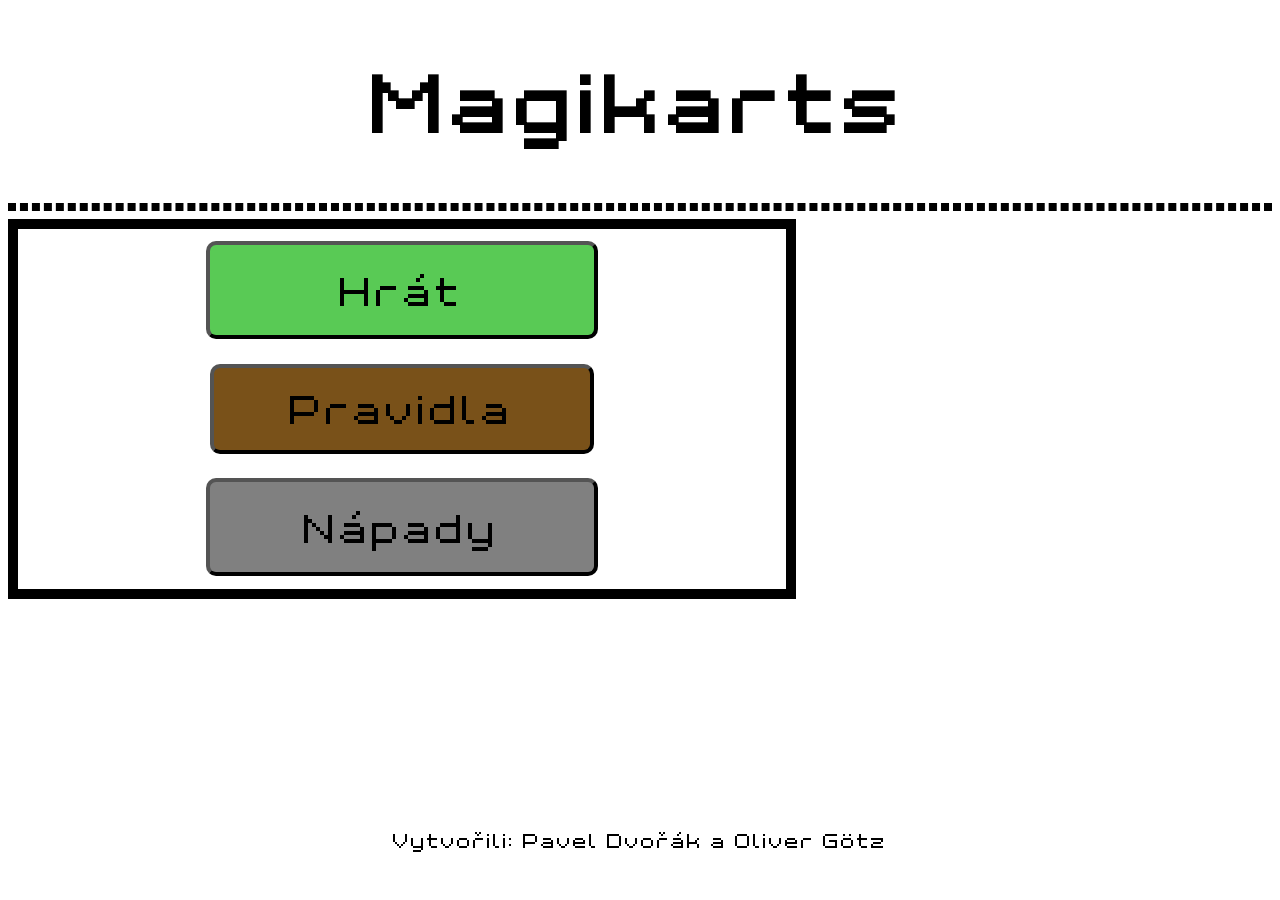
<file: index.html>
<!DOCTYPE html>
<html lang="cs">
    <head>
        <link rel="stylesheet" href="index.css">
        <meta charset="UTF-8">
        <meta name="viewport" content="width=device-width, initial-scale=1.0">
        <title>Magikarts -> Úvod</title>
        <link rel="icon" type="image/gif" href="./Obrazky/logo.png">
        <script type = "text/javascript" src="index.js"></script>
    </head>
    <body>
        <header>
            <h1>Magikarts</h1>
        </header>
        <hr>
        <section>
            <div id="tabulka_pravidel"><button id="krizek">Zavřít</button>
                <p>
                <span>PRAVIDLA:</span>
                -------------------
                Maximální počet vyložených karet je 4
                Hráč má maximálně 5 karet
                Hráč i protihráč mají maximálně 4 spelly v inventáři
                Nasbírej co nejvíce bodů a vyhraj tak hru
                Každá postava kromě kouzel má: HP, DMG, BODY, SEF, CLS
                ---------------------
                HP  =             životy karty: kolik má karta životů, při HP &lt;= 0 = karta mizí a připisují se body protihráči
                DMG =             útok: kolik životů karta ubere jiné
                BODY =            body karty: poražení karty s větším množstvím bodů znamená více bodů pro výhru hry
                SPECIAL EFFECTS = speciální efekty: jed, oheň
                CLASS =           typ jednotky: Mage, Light, Heavy, Spell (Mage > Heavy > Light > Mage)


                <span>FÁZE KOLA:</span>
                -------------------
                Každé kolo má hráč 3 možné tahy (minimálně jeden musí zahrát)
                Každá akce (líznutí karty, vyložení karty, útok, léčení) odebírá 1 tah
                Efekty (oheň, jed) neubírájí body.
                1. Hráč obdrží 3 tahy, provede akci
                2. Využijí se protihráčovy spelly
                3. Soupeř obdrží 3 tahy a provede akci
                4. Využijí se hráčovy spelly

                <span>PRŮBĚH HRY:</span>
                ---------------------
                Hra má 10 kol, v každém se provedou 4 fáze
                Za zabití karet protivníka hráč obdrží jejich body
                Za zabití karet hráče protivník obdrží jejich body
                Po 10. kole hra končí, automaticky vyhrává hráč s vyššími body
                </p>
            </div>
            <a id="hrat" href="lehke.html">Hrát</a>
            <button id="pravidla" title="Pravidla hry">Pravidla</button>
            <a id="napady" href="./napady.html" title="Máš nějaký zajímavý nápad co přidat do hry? Nebo něco, co se ti naopak nelíbí? Dej vědět :D">Nápady</a>
        </section>
        <footer>Vytvořili: Pavel Dvořák a Oliver Götz</footer>
    </body>
</html>
</file>
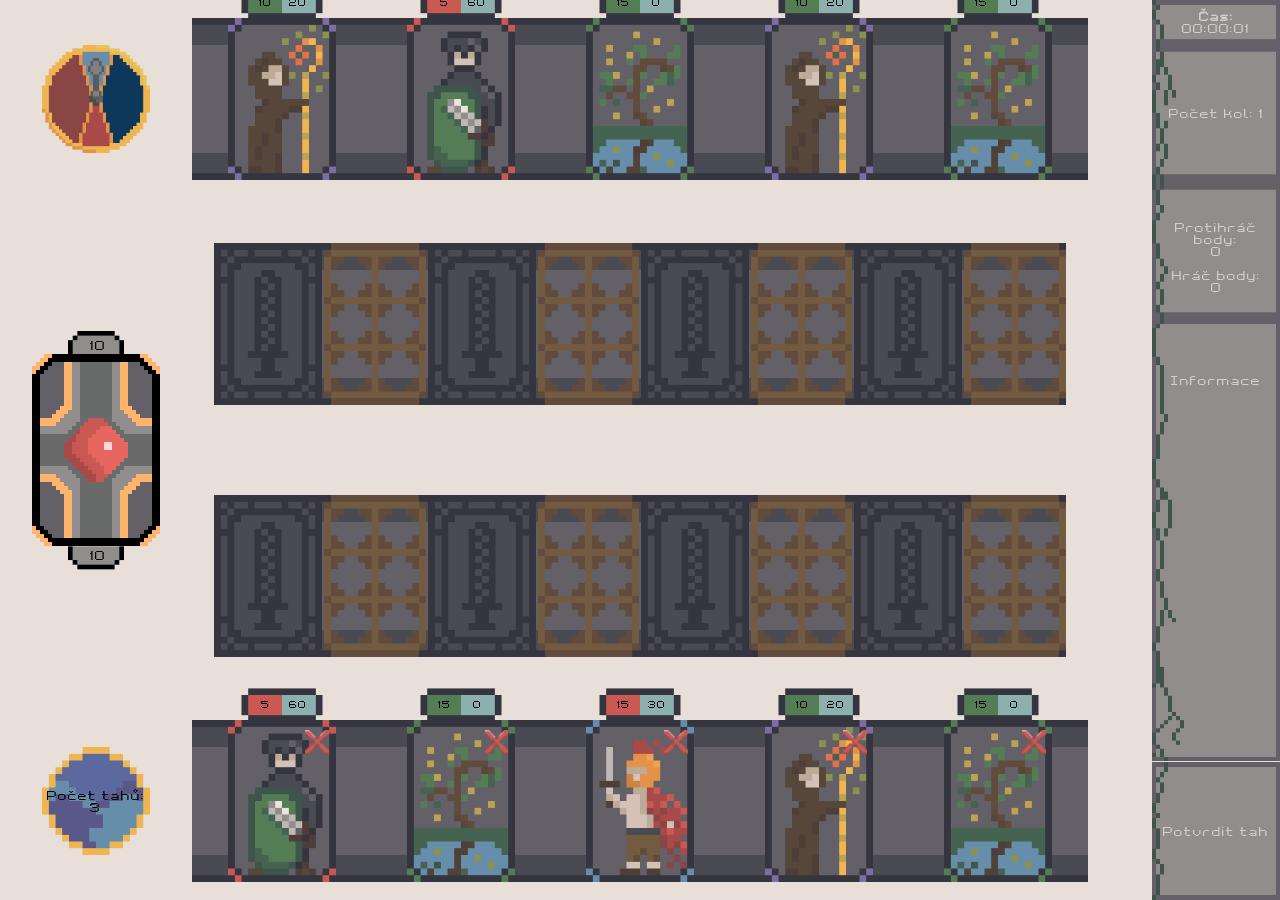
<file: lehke.html>
<!Doctype html>
<html lang="cs">
<head>
    <link rel="stylesheet" href="lehke.css">
    <script type="text/javascript" src="karty_objekty.js"></script>
    <script type="text/javascript" src="lehke.js"></script>
    
    <meta charset="UTF-8">
    <meta name="viewport" content="width=device-width, initial-scale=1.0">
    <title>MagiKarts -> Hra</title>
    <link rel="icon" type="image/gif" href="./Obrazky/logo.png">
    
</head>
<body>
    <div id="leva_strana">
        <div id="faze_kola">
            <img id="hodinova_rucicka" src="./Obrazky/hodinova_rucicka.png">
            <img id="hodiny_faze" src="./Obrazky/hodiny.png">
        </div>
        <div id="container_protihrac_pocitadlo_karet">
            <div id="pocitadlo_protihrac_text"></div>
            <img src ="./Obrazky/pocitadlo.png"  id="protihrac_pocitadlo_karet">
        </div>
        <div id="obal_pridavani_karet" style="position: relative; display: inline-block;">
            <img id="pridavani_karet" src="./Obrazky/pridavani_karet.png" alt="pridavani_karet_obrazek" onclick="pridani_karty('hrac')">
        </div>
        <div id="container_hrac_pocitadlo_karet">
            <img id="hrac_pocitadlo_karet" src ="./Obrazky/pocitadlo.png">
            <div id="pocitadlo_hrac_text"></div>
        </div>
        <div id="container_ukazatel_tahu">
            <img id = "pocet_tahu" src="./Obrazky/pocet_tahu-export.png">
            <span id="text_ukazatel_tahu">Počet tahů: <br>3</span>
        </div>
    </div>
    

    <div id="herni_pole">

<div id="protihracovy_karty">
</div>

<div id="pole_vykladani_protihrace">
<div id="protihrac_pole_karta1" class="protivnik_prazdne_misto"></div>
<div id="protihrac_pole_karta1_ability"  class="protihrac_misto_abilitky"></div>
<div id="protihrac_pole_karta2" class="protivnik_prazdne_misto"></div>
<div id="protihrac_pole_karta2_ability"  class="protihrac_misto_abilitky"></div>
<div id="protihrac_pole_karta3" class="protivnik_prazdne_misto"></div>
<div id="protihrac_pole_karta3_ability"  class="protihrac_misto_abilitky"></div>
<div id="protihrac_pole_karta4" class="protivnik_prazdne_misto"></div>
<div id="protihrac_pole_karta4_ability"  class="protihrac_misto_abilitky"></div>
</div>

<div id="pole_vykladani_hrace">
<div id="hrac_pole_karta1" class="prazdne_misto"></div>
<div id="hrac_pole_karta1_ability" class="hrac_misto_abilitky"></div>
<div id="hrac_pole_karta2" class="prazdne_misto"></div>
<div id="hrac_pole_karta2_ability" class="hrac_misto_abilitky"></div>
<div id="hrac_pole_karta3" class="prazdne_misto"></div>
<div id="hrac_pole_karta3_ability" class="hrac_misto_abilitky"></div>
<div id="hrac_pole_karta4" class="prazdne_misto"></div>
<div id="hrac_pole_karta4_ability" class="hrac_misto_abilitky"></div>
</div>

<div id="hracovy_karty">
</div>

    </div>
        

<div id="informacni_okno">
<div id = "hodiny">
    <b>Čas:</b>
    <div id = "stopky" src = "cas.js">00:00:00</div>    
</div>

<div id = "kola"></div>

<div id = "body">
    <br>
    Protihráč body: <span id="protihrac_body">0</span>
    <br>
    Hráč body: <span id="hrac_body">0</span> 
</div>

<div id = informace>Informace</div>

<div id="konecTahu" onclick="potvrzeni_tahu()">Potvrdit tah</div>
</div>
</body>
</html>
</file>
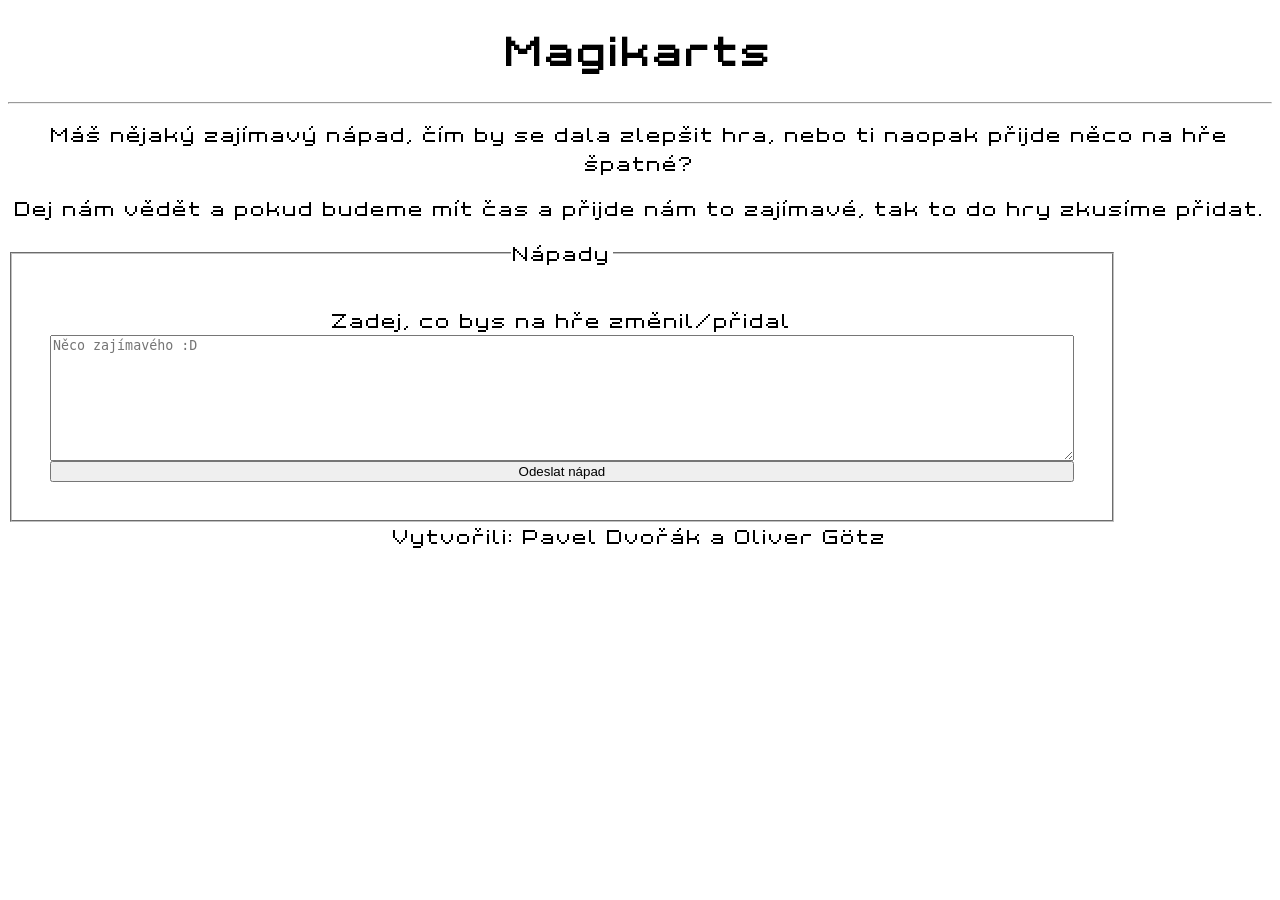
<file: napady.html>
<!DOCTYPE html>
<html lang="cs">
    <head>
        <link rel="stylesheet" href="napady.css">
        <meta charset="UTF-8">
        <meta name="viewport" content="width=device-width, initial-scale=1.0">
        <title>Magikarts -> Nápady</title>
        <link rel="icon" type="image/gif" href="./Obrazky/logo.png">
    </head>
    <body>
        <header>
            <h1>Magikarts</h1>
        </header>

        <hr>

        <section>
            <p>Máš nějaký zajímavý nápad, čím by se dala zlepšit hra, nebo ti naopak přijde něco na hře špatné?</p>
            <p>Dej nám vědět a pokud budeme mít čas a přijde nám to zajímavé, tak to do hry zkusíme přidat.</p>
            <form action="zpracuj_napad.php" method="POST">
                <fieldset>
                    <legend>Nápady</legend>
                    <label for="napad_pole">Zadej, co bys na hře změnil/přidal</label>
                    <textarea id="napad_pole" name="napad_pole" placeholder="Něco zajímavého :D" required maxlength="1000" rows="8"></textarea>

                    <input type="text" name="website" style="display:none" tabindex="-1" autocomplete="off">

                    <button type="submit">Odeslat nápad</button>
                </fieldset>
            </form>
        </section>

        <footer>Vytvořili: Pavel Dvořák a Oliver Götz</footer>
    </body>
</html>
</file>
<file: index.css>
@font-face {
    font-family: pixel_font;
    src: url("./fonts/grixel_kyrou_7_wide/Kyrou\ 7\ Wide\ Xtnd.ttf");
}

body{
    font-family:pixel_font;
}
header h1{
    font-size:400%;
    text-align: center;
}
hr{
    border: 4px dashed rgb(0, 0, 0);
}

section{
    display:flex;
    height: 40vh;
    width:60vw;
    place-self:center;
    justify-content:space-around;
    flex-direction:column;
    align-items: center;
    border:10px solid;
}

footer{
    text-align: center;
    position:absolute;
    bottom:5vh;
    left:50%;
    transform: translate(-50%);
}

/* --- ZELENÉ TLAČÍTKO S ODLESKEM --- */
#hrat{
    position: relative;        /* Nutné pro správné umístění odlesku */
    overflow: hidden;          /* Ořízne odlesk mimo rámeček tlačítka */
    color:black;
    text-decoration: none;
    border:4px outset black;
    border-radius: 10px;
    height: 10vh;
    width: 30vw;
    text-align: center;
    font-size:200%;
    background-color:rgb(89, 202, 85);
    cursor: pointer;
}

/* Bílý pruh odlesku */
#hrat::after{
    content: '';
    position: absolute;
    top: 0;
    left: -150%;
    width: 100%;
    height: 100%;
    background: linear-gradient(
        90deg,
        transparent,
        rgba(255, 255, 255, 0.4),
        transparent
    );
    transform: skewX(-25deg);
    transition: left 0.75s ease-in-out;
}

#hrat:hover{
    background-color:rgb(40, 130, 37);
}

/* Posun odlesku při najetí myší */
#hrat:hover::after{
    left: 150%;
}
/* --------------------------------- */

#pravidla{
    color:black;
    text-decoration: none;
    border:4px outset rgb(0, 0, 0);
    border-radius: 10px;
    height: 10vh;
    width: 30vw;
    text-align: center;
    font-size:200%;
    background-color:rgb(121, 81, 25);
    font-family:pixel_font;
    cursor:pointer;
    overflow: hidden;  
    position: relative;
}

#pravidla:hover{
    background-color:rgb(99, 63, 13);
}

#pravidla::after{
    content: '';
    position: absolute;
    top: 0;
    left: -150%;
    width: 100%;
    height: 100%;
    background: linear-gradient(
        90deg,
        transparent,
        rgba(255, 255, 255, 0.4),
        transparent
    );
    transform: skewX(-25deg);
    transition: left 0.75s ease-in-out;
}

#pravidla:hover::after{
    left: 150%;
}
#napady{
    color:black;
    text-decoration: none;
    border:4px outset black;
    border-radius: 10px;
    height: 10vh;
    width: 30vw;
    text-align: center;
    font-size:200%;
    background-color:gray;
    cursor:pointer;
    position:relative;
    overflow:hidden;
}

#napady:after{
    content: '';
    position: absolute;
    top: 0;
    left: -150%;
    width: 100%;
    height: 100%;
    background: linear-gradient(
        90deg,
        transparent,
        rgba(255, 255, 255, 0.4),
        transparent
    );
    transform: skewX(-25deg);
    transition: left 0.75s ease-in-out;
}

#napady:hover{
    background-color:rgb(103, 102, 102);
}

#napady:hover::after{
    left: 150%;
}

section a, section button{
    display:flex;
    justify-content:center;
    align-items: center;
}

#tabulka_pravidel{
    width:70vw;
    max-height: 100%;
    aspect-ratio: 3/2;
    height:auto;
    background-image: radial-gradient(circle, rgba(102, 61, 0, 0.9), rgba(61, 43, 0, 0.9));
    position:absolute;
    margin:0;
    padding:10px;
    border-radius:30px;
    display:none;
    font-size:clamp(8px,1vw,2rem);
    z-index: 1;
    overflow-y: auto;
    overflow-x:hidden;
    border:5px double;
}

#krizek{
text-align: center;
cursor: pointer;
width:40vw;
height: 3vh;
height: auto;
place-self:center;
position: fixed;
border-radius: 5px;
background-color:rgb(115, 115, 115);
}

#krizek:hover{
    background-color:rgb(100, 100, 100)
}

#tabulka_pravidel p{
    white-space: pre-line;
}

p span{
    font-size:1.5em;
}
</file>
<file: lehke.css>
/* =========================================
   1. ZÁKLADNÍ NASTAVENÍ A FONTY
   ========================================= */
@font-face {
    font-family: pixel_font;
    src: url("./fonts/grixel_kyrou_7_wide/Kyrou\ 7\ Wide\ Xtnd.ttf");
}

*, *::before, *::after {
    box-sizing: border-box;
    margin: 0; 
    padding: 0;
    -webkit-tap-highlight-color: transparent; /* Odstraní modré bliknutí při klepnutí */
    user-select: none;                         /* Zruší modré označení textu a obrázků */
    -webkit-user-select: none;
}

html, body {
    height: 100dvh; /* Změněno na dvh kvůli spodní liště */
    width: 100vw;
    overflow: hidden; 
}

img, .karty, .protihrac_karty, .clickable, .krizek, .zruseni_tahu {
    -webkit-tap-highlight-color: transparent !important; /* Zruší modré probliknutí při klepnutí */
    -webkit-touch-callout: none !important;              /* Zruší vyskakovací menu při dlouhém podržení prstu */
    -webkit-user-select: none !important;                /* Zabrání označení obrázku (jako když označuješ text) */
    user-select: none !important;
    -moz-user-select: none !important;
}


body {
    font-family: pixel_font;
    font-size: 50%;
    text-align: center;
    display: grid;
    grid-template-columns: clamp(65px, 15%, 250px) 1fr clamp(65px, 15%, 250px);
    background-color: #d4c2b683;
}

/* =========================================
   2. STŘEDNÍ HERNÍ POLE (#herni_pole)
   ========================================= */
#herni_pole {
    width: 100%;
    height: 100dvh; /* Změněno na dvh */
    display: grid;
    grid-template-rows: 22dvh 1fr 1fr 22dvh; /* Změněno na dvh */
    justify-items: center;
    align-items: center;
    padding: 0;
}

#protihracovy_karty { grid-row: 1; }
#pole_vykladani_protihrace { grid-row: 2; }
#pole_vykladani_hrace { grid-row: 3; }
#hracovy_karty { grid-row: 4; }

#protihracovy_karty, #hracovy_karty,
#pole_vykladani_protihrace, #pole_vykladani_hrace {
    display: grid;
    justify-items: center;
    align-items: center;
    width: 100%;
    background-image: url("./Obrazky/pozadi.png");
    background-size: contain;
}

#pole_vykladani_protihrace, #pole_vykladani_hrace {
    margin: 10px 0;
}

/* Výška odpovídá přesně kartě + min-height chrání pozadí před zmizením */
#protihracovy_karty, #hracovy_karty {
    grid-template-columns: repeat(5, 1fr);
    gap: 0px; 
    height: clamp(97.5px, 18vw, 18vh);
    min-height: clamp(97.5px, 18vw, 18vh);
}

#pole_vykladani_protihrace, #pole_vykladani_hrace {
    grid-template-columns: repeat(4, 1fr 0.9375fr);
    width: clamp(400px, 95%, 110vh);
    gap: 10px 2px;
    margin-left: auto;
    margin-right: auto;
    background-image: url("./Obrazky/pozadi.png");
    background-size: 100% 100%;
}

/* =========================================
   3. KARTY, PRÁZDNÁ MÍSTA A ABILITY (DESKTOP)
   ========================================= */
.protihrac_karty, .karty {
    width: clamp(65px, 12vw, 18vh * 2 / 3);
    aspect-ratio: 2 / 3;
    height: auto;
    object-fit: contain;
}

.prazdne_misto, .protivnik_prazdne_misto {
    background-image: url("./Obrazky/prazdne_misto.png");
    background-size: cover;
    text-align: center;
    position: relative; 
}

#pole_vykladani_hrace .prazdne_misto,
#pole_vykladani_hrace .karty,
#pole_vykladani_protihrace .protivnik_prazdne_misto,
#pole_vykladani_protihrace .protihrac_karty {
    width: 100%;
    max-width: 100%;
    min-width: 0;
    height: auto;
    aspect-ratio: 2 / 3;
    object-fit: contain;
}

.protihrac_misto_abilitky, .hrac_misto_abilitky {
    display: grid;
    grid-template-columns: 1fr 1fr;
    grid-template-rows: 1fr 1fr 1fr;
    width: 100%;
    max-width: 100%;
    min-width: 0;
    height: auto;
    aspect-ratio: 93.75 / 150;
    background-image: url("./Obrazky/ability_sloupec.png");
    background-size: 100% 100%;
    padding-left:calc(100%/15);
    padding-right:calc(100%/15);
    padding-top:calc(100%/8);
    padding-bottom:calc(100%/8);
    row-gap: calc(100%/22);
    column-gap: calc(100%/15);
}

#finalni_text {
    /* Responsive font, který nepřeteče z horní poloviny */
    font-size: clamp(1.2rem, 3.5vw, 3rem); 
    margin: 0;
    display: flex;
    align-items: center;
    justify-content: center;
    text-align: center;
}

#pokracovat_button {
    width: 60%;
    height: 45%;
    background-color: green;
    color: white;
    border: none;
    border-radius: 5px;
    cursor: pointer;
    /* Vycentrování tlačítka v jeho buňce */
    justify-self: center;
    align-self: center;
    font-size: clamp(0.6rem,3.5vw,3rem);
}

#zpet_button {
    width: 60%;
    height: 45%;
    background-color: rgb(220, 59, 59);
    color: white;
    border: none;
    border-radius: 5px;
    cursor: pointer;
    /* Vycentrování tlačítka v jeho buňce */
    justify-self: center;
    align-self: center;
    font-size: clamp(0.6rem,3.5vw,3rem);
}

#zpet_button:hover{
    background-color: rgb(255, 93, 93);
}

#pokracovat_button:hover{
    background-color:rgb(42, 150, 42);
}

#konec {
    width: 50vw;
    aspect-ratio: 3 / 2;
    background-image: url('./Obrazky/Konec_hry.png');
    background-repeat: no-repeat;
    background-position: center;
    background-size: 100% 100%;
    
    border: none;
    outline: none;
    
    /* Rozdělení na 2 sloupce a 2 stejně vysoké řádky (50% a 50%) */
    display: grid;
    grid-template-columns: 1fr 1fr;
    grid-template-rows: 1fr 1fr;

    position: fixed;
    top: 50%;
    left: 50%;
    z-index: 15;
    
    animation-duration: 2s;
    animation-name: posun;
    animation-timing-function: ease-in-out;
    animation-fill-mode: forwards;
}

/* 1. element: horní polovina */
#konec > *:nth-child(1) {
    grid-column: 1 / -1;
    grid-row: 1;
}

/* 2. element: levá dolní polovina */
#konec > *:nth-child(2) {
    grid-column: 1;
    grid-row: 2;
}

/* 3. element: pravá dolní polovina */
#konec > *:nth-child(3) {
    grid-column: 2;
    grid-row: 2;
}

@keyframes posun {
    0% {
        transform: translate(-50%, calc(-50% - 100vh));
    }
    70% {
        transform: translate(-50%, calc(-50% + 5vh));
    }
    100% {
        transform: translate(-50%, -50%);
    }
}

.ability_class {
    width: 85%; 
    height: 85%;
    place-self: center;
}

#pridavani_karet {
    width: clamp(90px, 10vw, 140px);
    height: auto;
    aspect-ratio: 2 / 3;
    display: block;
    margin: 0 auto;
}
.div_protihrac_karty{
    width:auto;
    height: auto;
    position: relative;
    margin: 0 -15px; 
    transform-origin: bottom center;

}
.vysouvani_karet_protihrace { transition: transform 0.5s; transform: translateY(30px); }
.clickable { cursor: pointer; }

/* =========================================
   4. POŘADÍ KARET V GRIDU (DESKTOP ORDER)
   ========================================= */
#hrac_pole_karta1 { order: 1; }
#hrac_pole_karta1_ability { order: 2; }
#hrac_pole_karta2 { order: 3; }
#hrac_pole_karta2_ability { order: 4; }
#hrac_pole_karta3 { order: 5; }
#hrac_pole_karta3_ability { order: 6; }
#hrac_pole_karta4 { order: 7; }
#hrac_pole_karta4_ability { order: 8; }

#protihrac_pole_karta1 { order: 1; }
#protihrac_pole_karta1_ability { order: 2; }
#protihrac_pole_karta2 { order: 3; }
#protihrac_pole_karta2_ability { order: 4; }
#protihrac_pole_karta3 { order: 5; }
#protihrac_pole_karta3_ability { order: 6; }
#protihrac_pole_karta4 { order: 7; }
#protihrac_pole_karta4_ability { order: 8; }

/* =========================================
   5. PRAVÝ PANEL (#informacni_okno)
   ========================================= */
#informacni_okno {
    display: flex;
    flex-direction: column;
    align-items: flex-end; 
    justify-content: flex-start;
    height: 100dvh; /* Změněno na dvh */
}

#hodiny, #kola, #body, #informace, #konecTahu {
    width: 10vw; 
    background-size: 100% 100%;
    background-repeat: no-repeat;
    display: flex;
    flex-direction: column;
    justify-content: center;
    align-items: center;
    padding: 1vh 0.2vw;
    font-size: clamp(6px, 0.75vw, 12px);
    line-height: 1.25;
    text-align: center;
    word-break: break-word;
    color:rgb(207, 207, 207);
}

#hodiny { height: 5vh; background-image: url("./Obrazky/informace1.png"); }
#kola { height: 16vh; background-image: url("./Obrazky/informace2.png"); }
#body { height: 16vh; background-image: url("./Obrazky/informace3.png"); }
#informace { height: 51vh; background-image: url("./Obrazky/informace4.png"); justify-content: flex-start; padding-top: 6vh; }
#konecTahu { height: 16vh; background-image: url("./Obrazky/informace5.png"); cursor: pointer; }

/* =========================================
   6. LEVÝ PANEL (#leva_strana)
   ========================================= */
#leva_strana {
    display: flex;
    flex-direction: column;
    align-items: center;
    height: 100dvh; /* Změněno na dvh */
    padding: 0;
}

#faze_kola {
    width: clamp(60px, 8.5vw, 110px);
    height: 22vh; 
    margin-bottom: auto; 
    position: relative;
    display: grid;
    place-items: center;
    z-index: 10;
}

#container_ukazatel_tahu {
    width: clamp(60px, 8.5vw, 110px);
    height: 22vh; 
    margin-top: auto; 
    position: relative;
    display: flex;
    justify-content: center;
    align-items: center;
}

#hodiny_faze {
    grid-area: 1 / 1;    
    width: 100%;         
    height: auto;
}

#hodinova_rucicka {
    grid-area: 1 / 1;    
    width: 20%;
    height: auto;
    z-index: 5;
    transform-origin: bottom center; 
    translate: 0 -50%; 
    transition: rotate 0.6s cubic-bezier(0.34, 1.56, 0.64, 1);
}

#container_protihrac_pocitadlo_karet, 
#container_hrac_pocitadlo_karet {
    position: relative;
    display: flex; 
    justify-content: center;
    align-items: center;
    line-height: 0;
    text-align: center;
}

#protihrac_pocitadlo_karet, #hrac_pocitadlo_karet {
    width: min(4.5vw, 56px);
    height: auto;
    display: block;
}

#hrac_pocitadlo_karet {
    transform: rotate(180deg);
}

#pocitadlo_hrac_text, 
#pocitadlo_protihrac_text {
    position: absolute;
    top: 50%;
    left: 50%;
    transform: translate(-50%, -50%);
    z-index: 10;
    line-height: normal;
    font-size: clamp(8px, 0.8vw, 12px);
    text-align: center;
    width: 100%;
    margin-left: 3%;
}

#pocitadlo_hrac_text { margin-top: -5%; }
#pocitadlo_protihrac_text { margin-top: 5%; }

#pocet_tahu {
    height: auto;
    width: 100%;
    display: block;
}

#text_ukazatel_tahu {
    position: absolute;
    top: 50%; 
    left: 50%; 
    transform: translate(-50%, -50%); 
    z-index: 10;
    line-height: 1.2;
    font-size: clamp(7px, 0.8vw, 11px);
    text-align: center;
    width: 100%;
}

/* =========================================
   7. EFEKTY A HOVERY
   ========================================= */
.prvni_ramecek { outline: 4px solid rgb(89, 0, 255); }
.druhy_ramecek { outline: 4px solid #0404bd; }
.treti_ramecek { outline: 4px solid rgb(63, 143, 255); }
.protihrac_prvni_ramecek { outline: 4px solid red; }
.protihrac_druhy_ramecek { outline: 4px solid orangered; }
.protihrac_treti_ramecek { outline: 4px solid orange; }

/* Křížek a vrácení tahu škálují v % podle karty */
.krizek, .zruseni_tahu {
    position: absolute;
    top: 6%;
    right: 6%;
    width: 22%;
    height: auto;
    z-index: 10;
    cursor: pointer;
}

.krizek:hover, .zruseni_tahu:hover {
    transition: transform 0.1s ease-out;
    transform: scale(1.3);
}

.div_hrac_karty {
    position: relative;
    transition: translate 0.3s ease-out;
}

.div_hrac_karty_najete:hover, 
.div_hrac_karty.zakliknuta_v_identu {
    translate: 0 -30px !important; 
    transform: none;
}

.div_hrac_karty_najete:hover { z-index: 10 !important; }
.div_hrac_karty.zakliknuta_v_identu { z-index: 9 !important; }

.healthbar{
    position: absolute;
    place-self:center;
    top:-9%;
    width:75%;
    height: 20%;
    transform-origin: center bottom;
    transform: translate(-50%, -50%); 
    right:-25%;
    background-size:cover;
    background-repeat: no-repeat;
    z-index:5;
    display:grid;
    grid-template-columns: 1fr 1fr;
    justify-content: center;
    align-items: center;
    padding-left:6.7777777%;
    padding-right:6.7777777%;
}

.healthbar-hp{
text-align:center;

}
.healthbar-dmg{
position: relative;
text-align:center;
}

#konecTahu:hover{
    color:white;
    text-decoration:overline;
}
/* =========================================
   8. MEDIA QUERIES (MOBIL)
   ========================================= */
@media (max-width:768px) and (orientation:portrait) {
    
    #herni_pole {
        grid-template-rows: 16dvh 1fr 1fr 16dvh; /* Změněno na dvh */
        padding-bottom: env(safe-area-inset-bottom, 12px); /* Přidáno odsazení od spodní lišty */
    }
    
    .healthbar-dmg, .healthbar-hp{
        font-size: clamp(5.5px,0.5vw,10px);
    }

    #faze_kola, 
    #container_ukazatel_tahu {
        width: clamp(50px, 13vw, 85px);
        height: 16dvh; /* Změněno na dvh */
    }

    .protihrac_karty, .karty {
        width: clamp(40px, 13vw, 9vh); 
    }

    .krizek, .zruseni_tahu {
        top: 4%;
        right: 4%;
        width: 24%;
    }

    #pridavani_karet {
        width: clamp(50px, 15vw, 10vh);
    }

    /* RUKA HRÁČE */
    #hracovy_karty {
        display: flex;
        justify-content: center;
        align-items: flex-end;
        min-height: clamp(60px, 19.5vw, 13.5vh);
        margin-bottom: 15px; /* Mírně zvedne karty nahoru nad případná tlačítka */
    }
    #hracovy_karty .div_hrac_karty {
        margin: 0 -15px; 
        transform-origin: bottom center;
        position: relative;
    }
    #hracovy_karty .div_hrac_karty .karty {
        box-shadow: 0 0 8px rgba(0,0,0,0.4);
    }
    #hracovy_karty .div_hrac_karty:nth-child(1) { order: 3; transform: rotate(0deg) translateY(0px); z-index: 3 !important; }
    #hracovy_karty .div_hrac_karty:nth-child(2) { order: 2; transform: rotate(-15deg) translateY(5px); z-index: 4 !important; }
    #hracovy_karty .div_hrac_karty:nth-child(3) { order: 4; transform: rotate(15deg) translateY(5px); z-index: 2 !important; }
    #hracovy_karty .div_hrac_karty:nth-child(4) { order: 1; transform: rotate(-30deg) translateY(20px); z-index: 5 !important; }
    #hracovy_karty .div_hrac_karty:nth-child(5) { order: 5; transform: rotate(30deg) translateY(20px); z-index: 1 !important; }

    /* RUKA PROTIHRÁČE */
    #protihracovy_karty {
        display: flex;
        justify-content: center;
        align-items: flex-start;
        min-height: clamp(60px, 19.5vw, 13.5vh);
    }
    #protihracovy_karty .protihrac_karty {
        margin: 0 -15px;
        transform-origin: top center;
        position: relative;
        box-shadow: 0 0 8px rgba(0,0,0,0.4);
    }
    #protihracovy_karty .div_protihrac_karty:nth-child(1) { order: 3; transform: rotate(0deg) translateY(0px); z-index: 3 !important; }
    #protihracovy_karty .div_protihrac_karty:nth-child(2) { order: 2; transform: rotate(15deg) translateY(-5px); z-index: 4 !important; }
    #protihracovy_karty .div_protihrac_karty:nth-child(3) { order: 4; transform: rotate(-15deg) translateY(-5px); z-index: 2 !important; }
    #protihracovy_karty .div_protihrac_karty:nth-child(4) { order: 1; transform: rotate(30deg) translateY(-20px); z-index: 5 !important; }
    #protihracovy_karty .div_protihrac_karty:nth-child(5) { order: 5; transform: rotate(-30deg) translateY(-20px); z-index: 1 !important; }

    #pole_vykladani_hrace, #pole_vykladani_protihrace {
        grid-template-columns: repeat(4, 1fr); 
        grid-template-rows: 1fr 1fr;
        gap: 1vh 3px; 
        width: min(95%, 36vh); 
        margin: 1vh auto;
        background-image: url("./Obrazky/pozadi.png"), url("./Obrazky/pozadi.png");
        background-position: top center, bottom center;
        background-repeat: no-repeat, no-repeat;
        background-size: 100% 48%, 100% 48%; 
    }

    #hrac_pole_karta1 { order: 1; }
    #hrac_pole_karta2 { order: 2; }
    #hrac_pole_karta3 { order: 3; }
    #hrac_pole_karta4 { order: 4; }
    #hrac_pole_karta1_ability { order: 5; }
    #hrac_pole_karta2_ability { order: 6; }
    #hrac_pole_karta3_ability { order: 7; }
    #hrac_pole_karta4_ability { order: 8; }

    #protihrac_pole_karta1 { order: 5; }
    #protihrac_pole_karta2 { order: 6; }
    #protihrac_pole_karta3 { order: 7; }
    #protihrac_pole_karta4 { order: 8; }
    #protihrac_pole_karta1_ability { order: 1; }
    #protihrac_pole_karta2_ability { order: 2; }
    #protihrac_pole_karta3_ability { order: 3; }
    #protihrac_pole_karta4_ability { order: 4; }
}

@media (max-width: 500px) and (orientation: portrait) {
    #hodiny, #kola, #body, #informace, #konecTahu { font-size: clamp(5px, 1vw, 8px); }
    #text_ukazatel_tahu { font-size: clamp(2px, 2vw, 8px); }
}

@media(max-width:700px) and (orientation: portrait){
    #protihrac_pocitadlo_karet, #hrac_pocitadlo_karet { width: min(7vw, 80px); }  
    #pocitadlo_hrac_text, #pocitadlo_protihrac_text { font-size: clamp(3px, 2vw, 9px); }
}

@media (max-width:768px) and (orientation: landscape){
    body > *{ display:none !important; }
    body::before{
        content:"Prosím otoč zařízení na výšku";
        display:flex;
        justify-content: center;
        align-items: center;
        color:white;
        font-size:20px;
        height:100dvh; /* Změněno na dvh */
        background-color:black;
        text-align: center;
        padding:20px;
    }
    body{ background-color: black; display:block; }
}
</file>
<file: napady.css>
@font-face {
    font-family: pixel_font;
    src: url("./fonts/grixel_kyrou_7_wide/Kyrou\ 7\ Wide\ Xtnd.ttf");
}

body{
    font-family:pixel_font;
    text-align: center;
}

#napad_pole{
    display:block;
}

fieldset{
    display:flex;
    place-self:center;
    width: 80vw;
    flex-direction:column;
    padding:3%;
}
</file>
